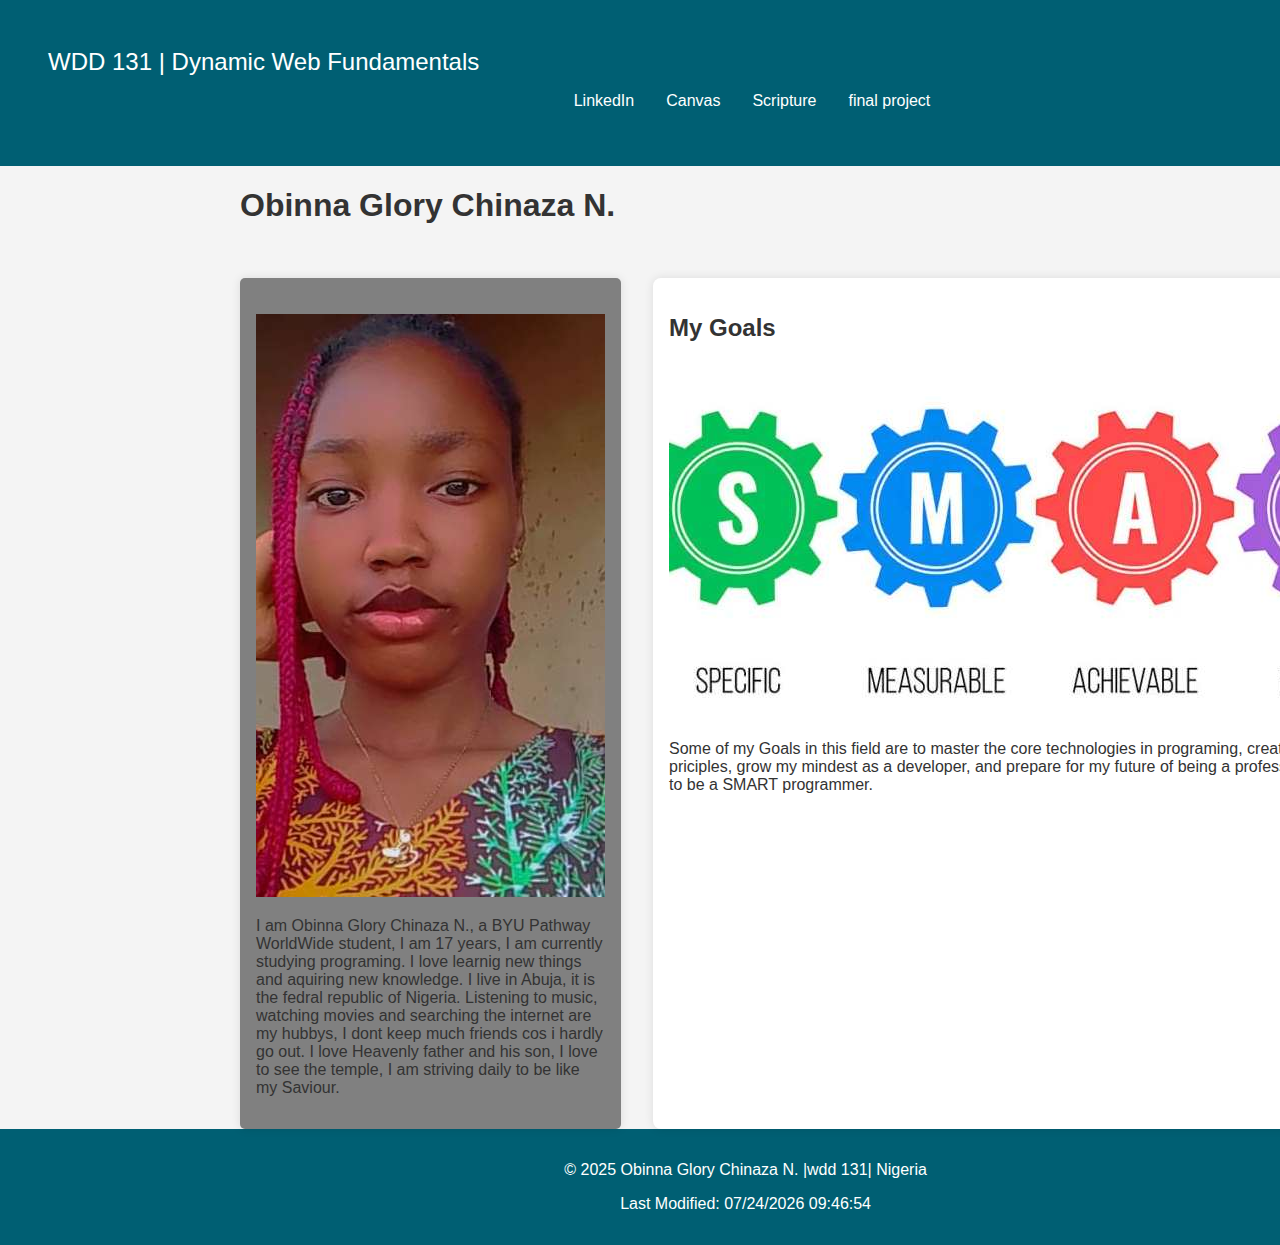
<file: index.html>
<!DOCTYPE html>
<html lang="en">
<head>
  <meta charset="UTF-8">
  <meta name="viewport" content="width=device-width, initial-scale=1.0">
  <title>WDD 131 | Dynamic Web Fundamentals | Obinna Glory Chinaza N.</title>
  <meta name="description" content="WDD 131 Dynamic Web Fundamentals. Your Name. Learn HTML, CSS, JavaScript, and web design principles.">
  <meta name="author" content="Your Name">
  <link rel="stylesheet" href="styles/base.css">
  <script src="scripts/getdates.js" defer></script>
</head>
<body>
  <header>
    <span id="course-title">WDD 131 | Dynamic Web Fundamentals</span>
    <nav>
      <a href="https://www.linkedin.com/">LinkedIn</a>
      <a href="https://byupw.instructure.com/">Canvas</a>
      <a href="https://www.churchofjesuschrist.org/study/scriptures/bofm/1-ne/3?lang=eng&id=p7#p7">Scripture</a>
      <a href="images/temple.html">final project</a>
    </nav>
  </header>

  <main>
    <h1>Obinna Glory Chinaza N.</h1>
    <div class="card-container">
    <section class="card1">
      <h2></h2>
      <img src="images/profile.jpg" alt="Your photo">
      <p>I am Obinna Glory Chinaza N., a BYU Pathway WorldWide student, I am 17 years, I am currently studying programing. I love learnig new things and aquiring new knowledge. I live in Abuja, it is the fedral republic of Nigeria. Listening to music, watching movies and searching the internet are my hubbys, I dont keep much friends cos i hardly go out. I love Heavenly father and his son, I love to see the temple, I am striving daily to be like my Saviour.</p>
    </section>
    <section class="card2">
      <h2>My Goals</h2>
      <img src="images/goals.jpg" alt="Goals image">
      <p>Some of my Goals in this field are to master the core technologies in programing, create a real project of mine, practice good design priciples, grow my mindest as a developer, and prepare for my future of being a professional programmer. But most of all my goals is to be a SMART programmer.</p>
    </section>
    </div>
  </main>

  <footer>
    <p>&copy; <span id="currentyear"></span> Obinna Glory Chinaza N. |wdd 131| Nigeria</p>
    <p id="lastModified"></p>
  </footer>
</body>
</html>
</file>
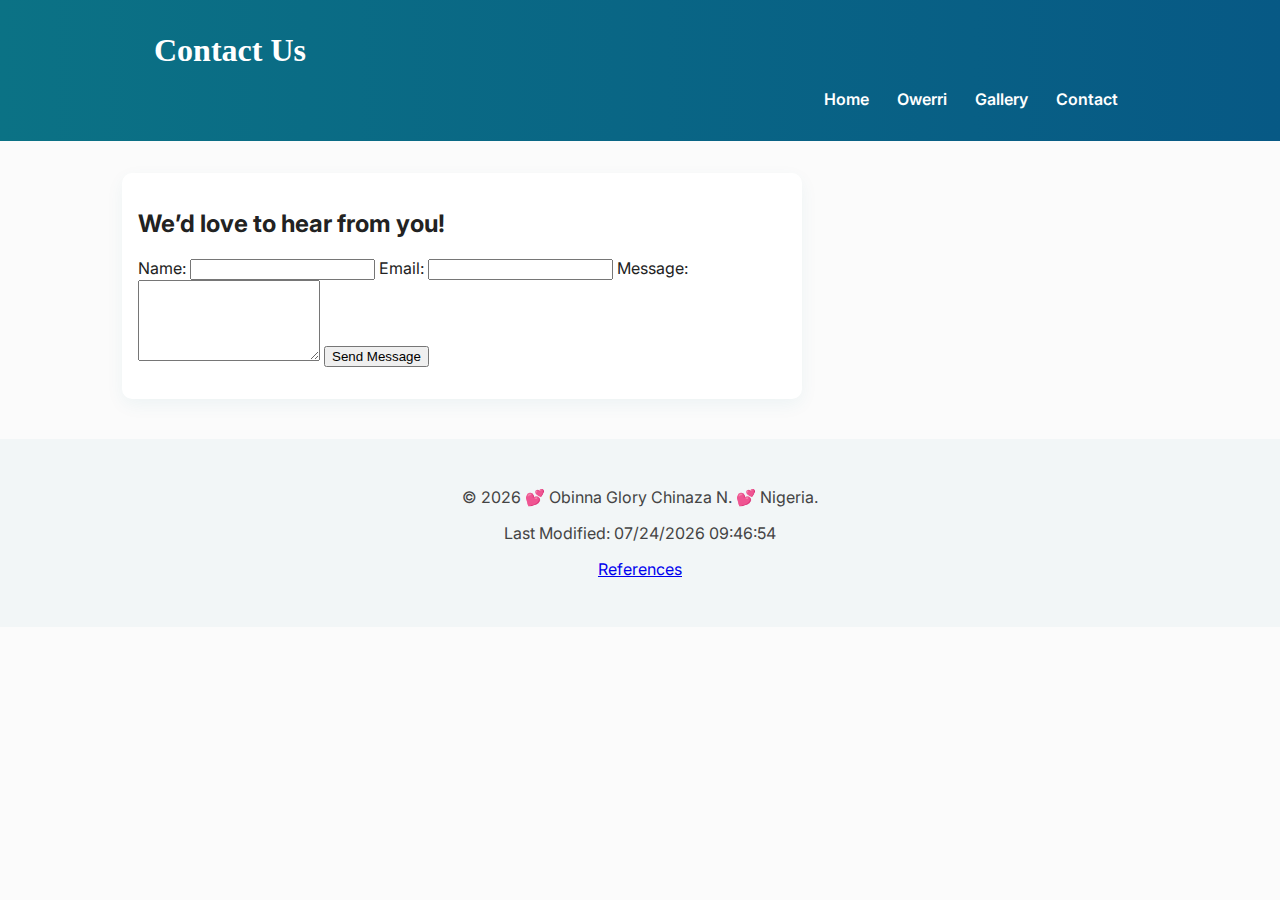
<file: contact.html>
<!DOCTYPE html>
<html lang="en">
<head>
  <meta charset="utf-8">
  <meta name="viewport" content="width=device-width, initial-scale=1.0">
  <title>Contact — Owerri Project</title>
  <meta name="description" content="Contact page for Owerri — Heartland of the East. Created by Obinna Glory Chinaza N.">
  <meta name="author" content="Obinna Glory Chinaza N.">

  <!-- Google Fonts -->
  <link href="https://fonts.googleapis.com/css2?family=Inter:wght@300;400;600&display=swap" rel="stylesheet">

  <!-- Styles -->
  <link rel="stylesheet" href="styles/place.css">

  <!-- JavaScript -->
  <script src="scripts/place.js" defer></script>
</head>
<body>
  <header class="site-header">
    <div class="wrap">
      <h1 class="site-title">Contact Us</h1>
      <nav class="main-nav">
        <a href="index.html">Home</a>
        <a href="place.html">Owerri</a>
        <a href="temple.html">Gallery</a>
        <a href="contact.html">Contact</a>
      </nav>
    </div>
  </header>

  <main class="wrap page-grid">
    <section class="place-info">
      <h2>We’d love to hear from you!</h2>
      <form id="contactForm">
        <label for="name">Name:</label>
        <input type="text" id="name" name="name" required>

        <label for="email">Email:</label>
        <input type="email" id="email" name="email" required>

        <label for="message">Message:</label>
        <textarea id="message" name="message" rows="5" required></textarea>

        <button type="submit">Send Message</button>
      </form>
      <p id="confirmation"></p>
    </section>
  </main>

  <footer class="site-footer">
    <div class="wrap">
      <p>&copy; <span id="year"></span> 💕 Obinna Glory Chinaza N. 💕 Nigeria.</p>
      <p>Last Modified: <span id="lastModified"></span></p>
      <p><a href="references.html">References</a></p>
    </div>
  </footer>
</body>
</html>
</file>
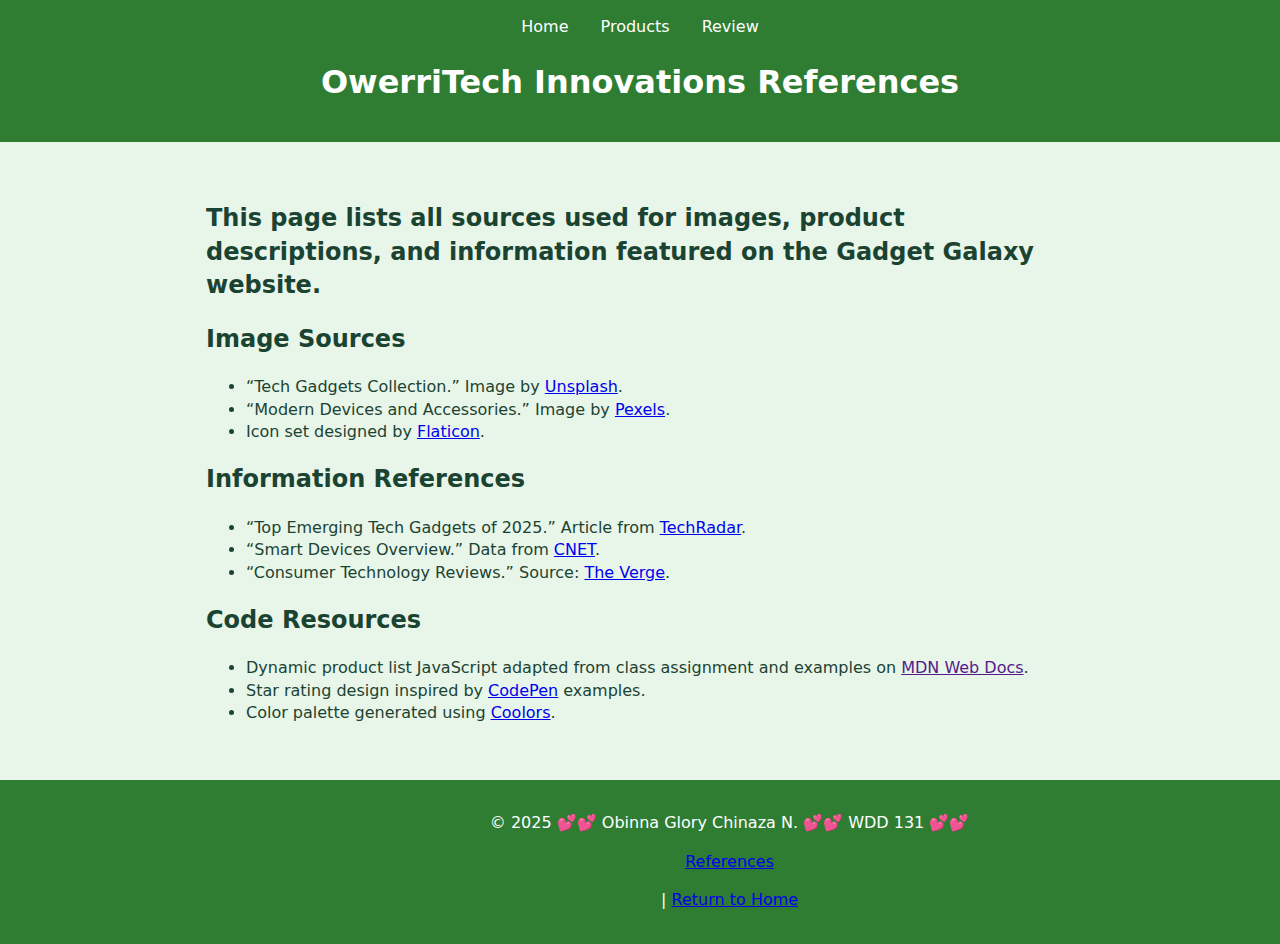
<file: final_project/reference.html>
<!DOCTYPE html>
<html lang="en">
<head>
  <meta charset="UTF-8">
  <meta name="viewport" content="width=device-width, initial-scale=1.0">
  <title> OwerriTech Innovations References</title>
  <meta name="description" content="This page lists all sources used for images, product descriptions, and information featured on the OwerriTech Innovations website.">
  <meta name="author" content="Obinna Glory Chinaza N.">
  <link rel="stylesheet" href="styles/styles.css">
</head>
<body>
  <header>
    <header class="site-header" role="banner">
    <nav aria-label="Primary">
      <ul class="nav">
        <li><a href="index.html">Home</a></li>
        <li><a href="products.html">Products</a></li>
        <li><a href="review.html">Review</a></li>
      </ul>
    </nav>
    <h1> OwerriTech Innovations References</h1>
    <div class="accent" aria-hidden="true"></div>
  </header>
  </header>

  <main>
    <h2>This page lists all sources used for images, product descriptions, and information featured on the Gadget Galaxy website.</h2>

    <section>
      <h2>Image Sources</h2>
      <ul>
        <li>“Tech Gadgets Collection.” Image by <a href="https://www.pexels.com/search/gadgets/" target="_blank" rel="noopener">Unsplash</a>.</li>
        <li>“Modern Devices and Accessories.” Image by <a href="https://pixabay.com/images/search/cell%20phone/" target="_blank" rel="noopener">Pexels</a>.</li>
        <li>Icon set designed by <a href="http://silvinhahba.blogspot.com/2016/10/all-about-laptop.html" target="_blank" rel="noopener">Flaticon</a>.</li>
      </ul>
    </section>

    <section>
      <h2>Information References</h2>
      <ul>
        <li>“Top Emerging Tech Gadgets of 2025.” Article from <a href="OwerriTech Innovations" target="_blank" rel="noopener">TechRadar</a>.</li>
        <li>“Smart Devices Overview.” Data from <a href="https://www.cnet.com/" target="_blank" rel="noopener">CNET</a>.</li>
        <li>“Consumer Technology Reviews.” Source: <a href="https://www.theverge.com/" target="_blank" rel="noopener">The Verge</a>.</li>
      </ul>
    </section>

    <section>
      <h2>Code Resources</h2>
      <ul>
        <li>Dynamic product list JavaScript adapted from class assignment and examples on <a href="" target="_blank" rel="noopener">MDN Web Docs</a>.</li>
        <li>Star rating design inspired by <a href="https://codepen.io/" target="_blank" rel="noopener">CodePen</a> examples.</li>
        <li>Color palette generated using <a href="https://coolors.co/" target="_blank" rel="noopener">Coolors</a>.</li>
      </ul>
    </section>
  </main>

  <footer>
    <p>&copy; 2025 💕💕 Obinna Glory Chinaza N. 💕💕 WDD 131 💕💕</p>
    <p><a href="references.html">References</a></p> | <a href="index.html">Return to Home</a></p>
  </footer>
</body>
</html>
</file>
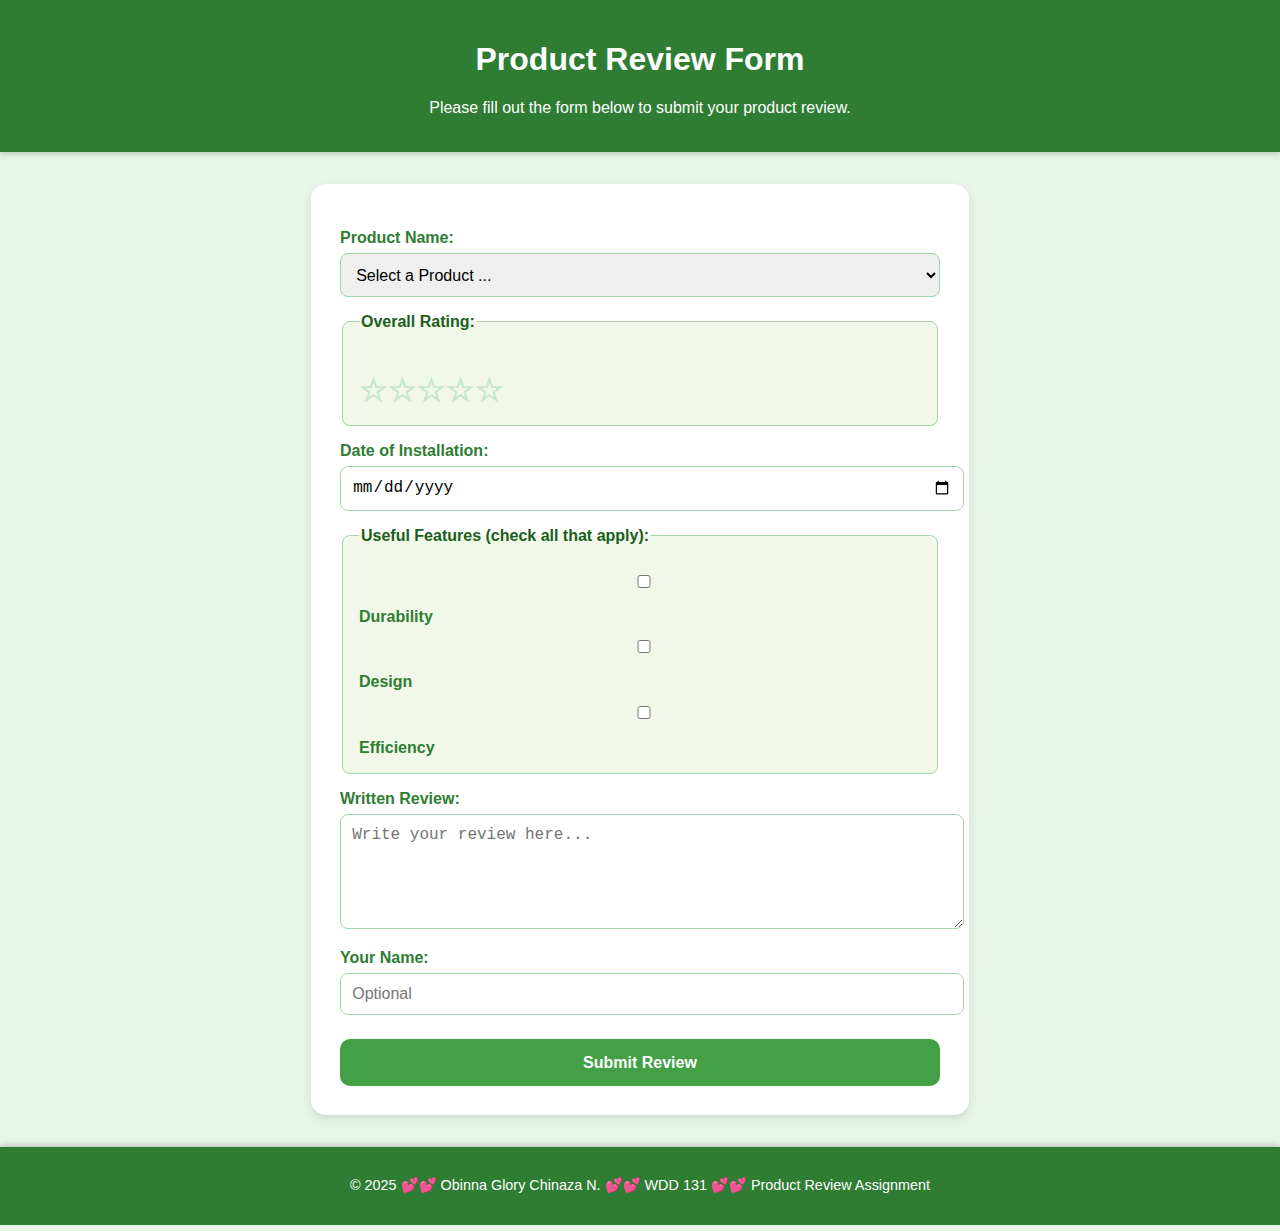
<file: project/form.html>
<!DOCTYPE html>
<html lang="en">
<head>
  <meta charset="UTF-8" />
  <meta name="viewport" content="width=device-width, initial-scale=1.0" />
  <title>Product Review Form</title>
  <meta name="author" content="Obinna Glory Chinaza N." />
  <link rel="stylesheet" href="styles/styles.css" />
  <script defer src="scripts/scripts.js"></script>
</head>
<body>
  <header>
    <h1>Product Review Form</h1>
    <p>Please fill out the form below to submit your product review.</p>
  </header>

  <main>
    <form id="reviewForm" method="get" action="review.html">
      <!-- Product Name -->
      <label for="productName">Product Name:</label>
      <select id="productName" name="productName" required>
        <option value="" selected>Select a Product ...</option>
        <!-- Options will be added dynamically by JavaScript -->
      </select>

      <!-- Rating -->
      <fieldset>
        <legend>Overall Rating:</legend>
        <div class="rating">
          <input type="radio" id="star5" name="rating" value="5" required>
          <label for="star5">☆</label>
          <input type="radio" id="star4" name="rating" value="4">
          <label for="star4">☆</label>
          <input type="radio" id="star3" name="rating" value="3">
          <label for="star3">☆</label>
          <input type="radio" id="star2" name="rating" value="2">
          <label for="star2">☆</label>
          <input type="radio" id="star1" name="rating" value="1">
          <label for="star1">☆</label>
        </div>
      </fieldset>

      <!-- Date of Installation -->
      <label for="installDate">Date of Installation:</label>
      <input type="date" id="installDate" name="installDate" required />

      <!-- Useful Features -->
      <fieldset>
        <legend>Useful Features (check all that apply):</legend>
        <div>
          <input type="checkbox" id="feature1" name="features" value="durability">
          <label for="feature1">Durability</label>
        </div>
        <div>
          <input type="checkbox" id="feature2" name="features" value="design">
          <label for="feature2">Design</label>
        </div>
        <div>
          <input type="checkbox" id="feature3" name="features" value="efficiency">
          <label for="feature3">Efficiency</label>
        </div>
      </fieldset>

      <!-- Written Review -->
      <label for="writtenReview">Written Review:</label>
      <textarea id="writtenReview" name="writtenReview" rows="5" placeholder="Write your review here..."></textarea>

      <!-- User Name -->
      <label for="userName">Your Name:</label>
      <input type="text" id="userName" name="userName" placeholder="Optional" />

      <!-- Submit -->
      <input type="submit" value="Submit Review" />
    </form>
  </main>

  <footer>
    <p>&copy; 2025 💕💕 Obinna Glory Chinaza N. 💕💕 WDD 131 💕💕 Product Review Assignment</p>
  </footer>
</body>
</html>
</file>
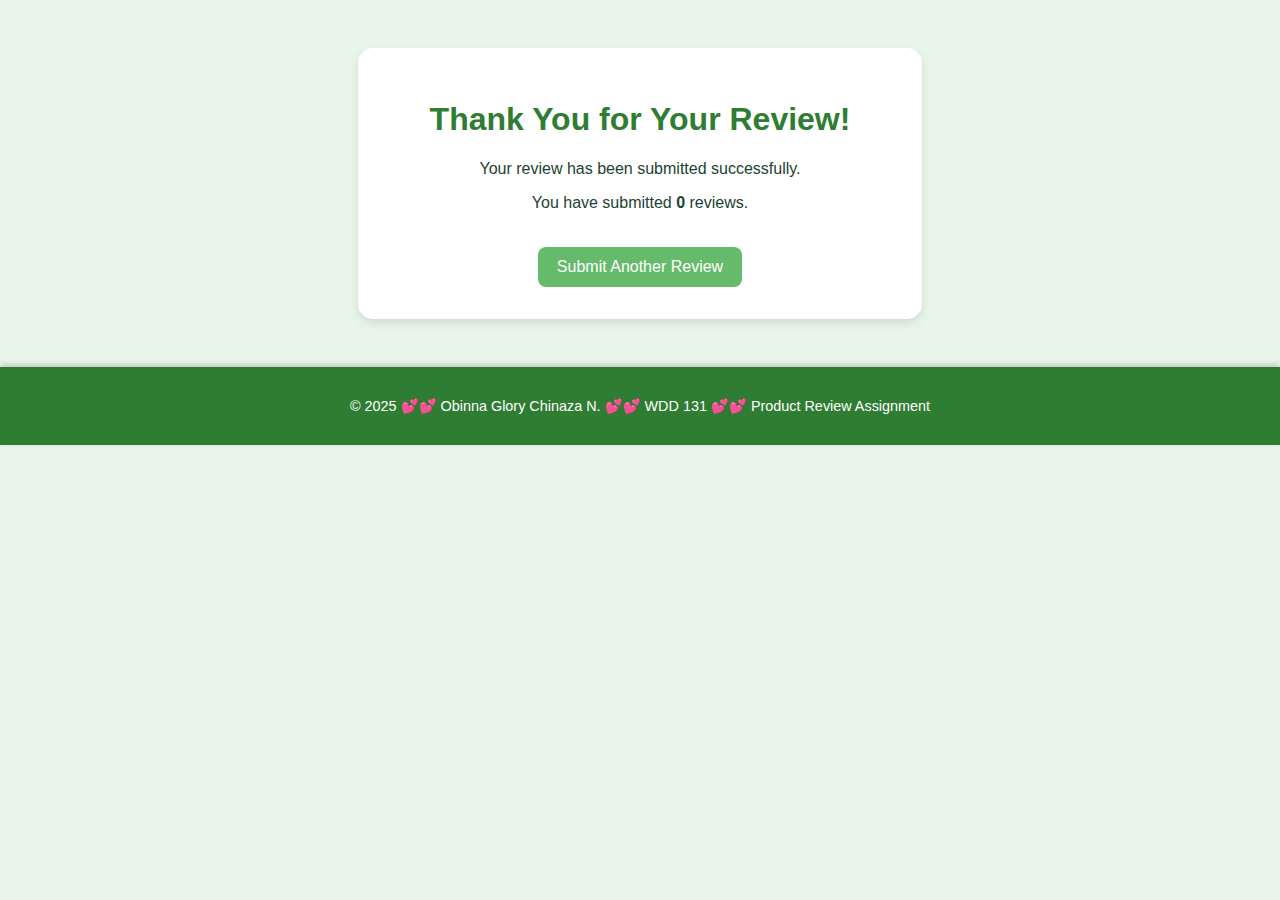
<file: project/review.html>
<!DOCTYPE html>
<html lang="en">
<head>
  <meta charset="UTF-8">
  <meta name="viewport" content="width=device-width, initial-scale=1.0">
  <title>Review Submitted</title>
  <meta name="author" content="Obinna Glory Chinaza N.">
  <link rel="stylesheet" href="styles/styles.css">
  <script defer src="scripts/scripts.js"></script>
</head>
<body>
  <main class="confirmation">
    <h1>Thank You for Your Review!</h1>
    <p>Your review has been submitted successfully.</p>
    <p>You have submitted <strong id="counter">0</strong> reviews.</p>
    <a href="form.html">Submit Another Review</a>
  </main>
  <footer>
    <p>&copy; 2025 💕💕 Obinna Glory Chinaza N. 💕💕 WDD 131 💕💕 Product Review Assignment</p>
  </footer>
</body>
</html>
</file>
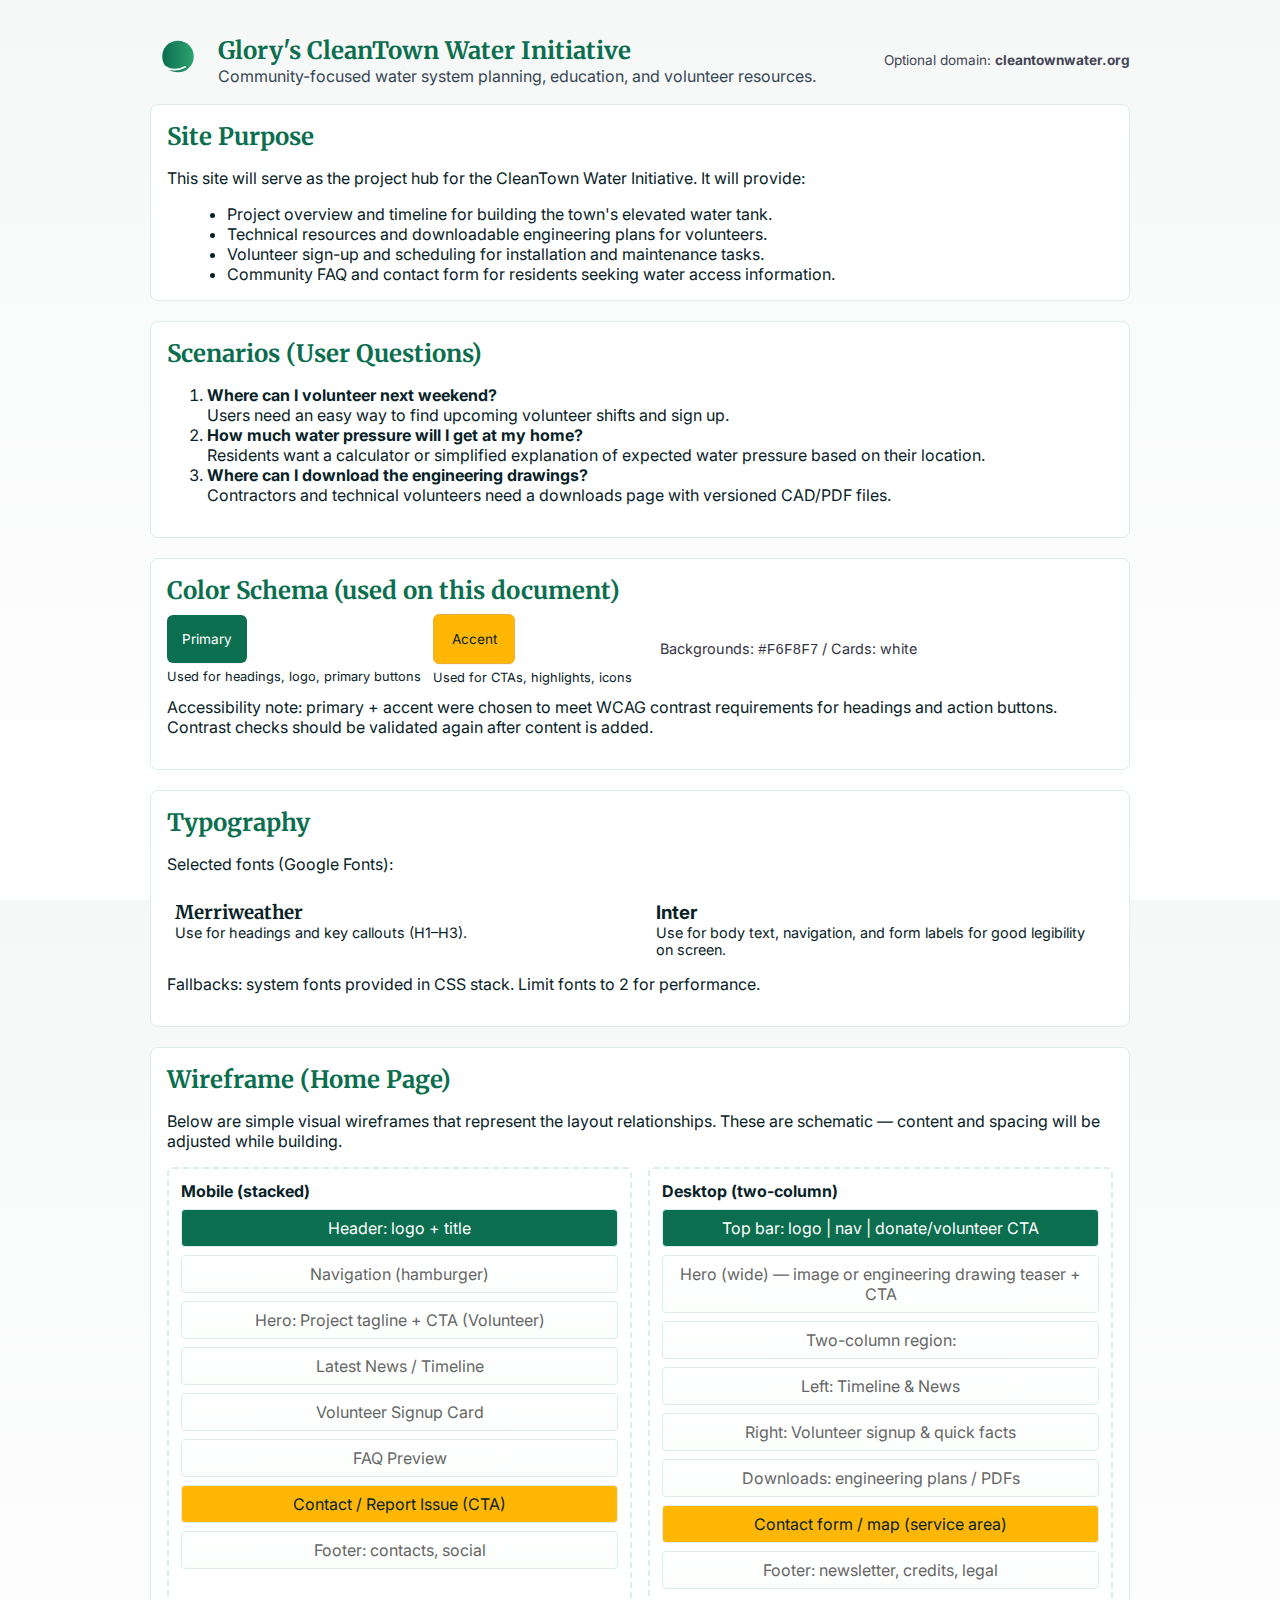
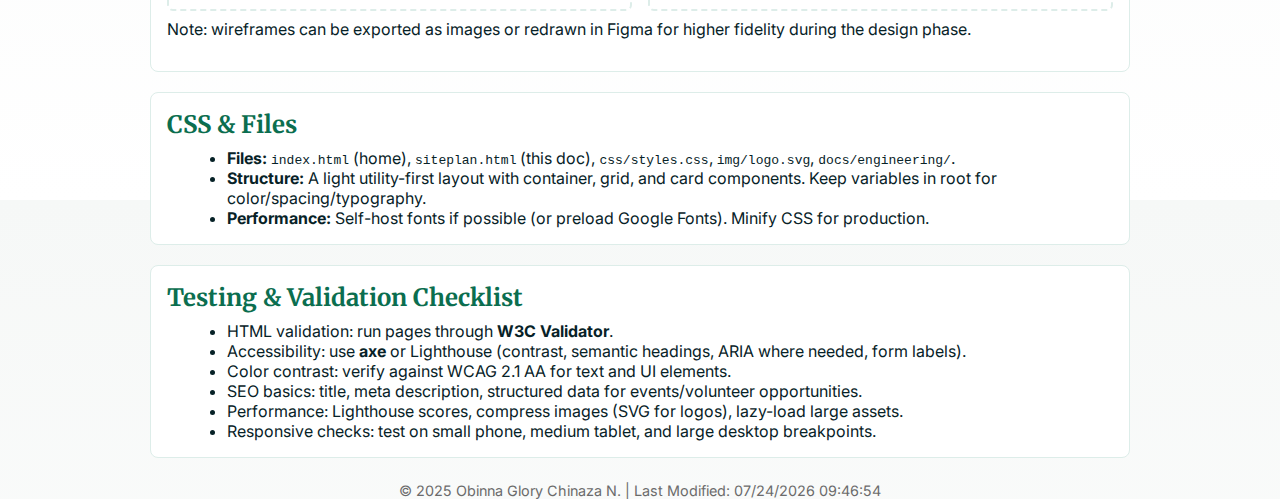
<file: project/siteplan.html>
<!doctype html>
<html lang="en">
<head>
  <meta charset="utf-8" />
  <meta name="viewport" content="width=device-width,initial-scale=1" />
  <title>Site Plan — CleanTown Water Initiative</title>
  <link href="https://fonts.googleapis.com/css2?family=Inter:wght@300;400;600;700&family=Merriweather:wght@400;700&display=swap" rel="stylesheet">
  <style>
    :root{
      --primary-color: #0B6E4F; /* deep green - brand and headings */
      --accent-color: #FFB703;  /* warm yellow - call-to-action, accents */
      --muted: #F6F8F7;         /* light background */
      --text: #072227;          /* dark text */
      --card-border: #DDEDE9;
      --max-width: 980px;
      --gap: 1rem;
    }
    html,body{height:100%;}
    body{
      font-family: 'Inter', system-ui, -apple-system, 'Segoe UI', Roboto, 'Helvetica Neue', Arial;
      color:var(--text);
      background:linear-gradient(180deg,var(--muted),#fff);
      margin:0; padding:2rem; display:flex; justify-content:center;
    }
    .container{max-width:var(--max-width); width:100%;}

    header.site-hero{display:flex;gap:1rem;align-items:center;margin-bottom:1rem}
    .logo{display:flex;align-items:center;gap:.75rem}
    .logo svg{width:56px;height:56px}
    h1{font-family:'Merriweather', 'Times New Roman', serif; color:var(--primary-color); margin:0; font-size:1.5rem}
    p.lead{margin:0; color:#234; opacity:.9}

    .meta{display:flex;gap:var(--gap);margin:1rem 0 1.5rem;flex-wrap:wrap}
    .card{background:white;border:1px solid var(--card-border);padding:1rem;border-radius:8px}

    section{margin-bottom:1.25rem}
    h2{margin:0 0 .5rem 0;font-family:'Merriweather',serif;color:var(--primary-color)}
    ul{margin:0 0 0 1.25rem}

    /* Color swatches */
    .swatches{display:flex;gap:.75rem;align-items:center}
    .swatch{width:80px;height:48px;border-radius:6px;box-shadow:0 1px 0 rgba(0,0,0,.04);display:flex;align-items:center;justify-content:center;font-size:.85rem;color:#fff}
    .swatch-label{font-size:.8rem;margin-top:.35rem;text-align:center}

    /* Typography preview */
    .type-sample{display:grid;grid-template-columns:1fr 1fr;gap:1rem}
    .type-card{padding:.5rem}

    /* Wireframe visuals */
    .wireframes{display:flex;gap:1rem;flex-wrap:wrap}
    .wireframe{flex:1;min-width:240px;border:2px dashed var(--card-border);padding:12px;border-radius:6px;background:#fff}
    .wf-block{border:1px solid var(--card-border);background:linear-gradient(180deg,#fff,#fbfffc);padding:.5rem;margin:.5rem 0;border-radius:4px;text-align:center;color:#666}
    .wf-header{background:var(--primary-color);color:white}
    .wf-cta{background:var(--accent-color);color:#072227}

    /* footer */
    footer{margin-top:2rem;font-size:.85rem;color:#3b4}

    /* small screens */
    @media (max-width:640px){
      .type-sample{grid-template-columns:1fr}
    }
  </style>
</head>
<body>
  <div class="container">
    <header class="site-hero">
      <div class="logo">
        <!-- simple inline SVG logo (placeholder) -->
        <svg viewBox="0 0 64 64" xmlns="http://www.w3.org/2000/svg" aria-hidden="true" focusable="false">
          <defs>
            <linearGradient id="g" x1="0" x2="1">
              <stop offset="0" stop-color="#0B6E4F" />
              <stop offset="1" stop-color="#2FA271" />
            </linearGradient>
          </defs>
          <circle cx="32" cy="28" r="18" fill="url(#g)" />
          <path d="M18 40c4 3 12 5 22 0" fill="none" stroke="#FFF" stroke-width="2" stroke-linecap="round"/>
        </svg>
        <div>
          <h1>Glory's CleanTown Water Initiative</h1>
          <p class="lead">Community-focused water system planning, education, and volunteer resources.</p>
        </div>
      </div>
      <div style="margin-left:auto;text-align:right;font-size:.85rem;color:#445">Optional domain: <strong>cleantownwater.org</strong></div>
    </header>

    <!-- SITE PURPOSE -->
    <section class="card">
      <h2>Site Purpose</h2>
      <p>This site will serve as the project hub for the CleanTown Water Initiative. It will provide:</p>
      <ul>
        <li>Project overview and timeline for building the town's elevated water tank.</li>
        <li>Technical resources and downloadable engineering plans for volunteers.</li>
        <li>Volunteer sign-up and scheduling for installation and maintenance tasks.</li>
        <li>Community FAQ and contact form for residents seeking water access information.</li>
      </ul>
    </section>

    <!-- SCENARIOS -->
    <section class="card">
      <h2>Scenarios (User Questions)</h2>
      <ol>
        <li><strong>Where can I volunteer next weekend?</strong><br/>Users need an easy way to find upcoming volunteer shifts and sign up.</li>
        <li><strong>How much water pressure will I get at my home?</strong><br/>Residents want a calculator or simplified explanation of expected water pressure based on their location.</li>
        <li><strong>Where can I download the engineering drawings?</strong><br/>Contractors and technical volunteers need a downloads page with versioned CAD/PDF files.</li>
      </ol>
    </section>

    <!-- COLOR SCHEMA -->
    <section class="card">
      <h2>Color Schema (used on this document)</h2>
      <div class="swatches">
        <div>
          <div class="swatch" style="background:var(--primary-color);">Primary</div>
          <div class="swatch-label">Used for headings, logo, primary buttons</div>
        </div>
        <div>
          <div class="swatch" style="background:var(--accent-color);border:1px solid #EAAE39;color:#072227">Accent</div>
          <div class="swatch-label">Used for CTAs, highlights, icons</div>
        </div>
        <div style="margin-left:1rem;align-self:center;font-size:.9rem;color:#334">Backgrounds: <code>#F6F8F7</code> / Cards: white</div>
      </div>
      <p style="margin-top:.75rem;">Accessibility note: primary + accent were chosen to meet WCAG contrast requirements for headings and action buttons. Contrast checks should be validated again after content is added.</p>
    </section>

    <!-- TYPOGRAPHY -->
    <section class="card">
      <h2>Typography</h2>
      <p>Selected fonts (Google Fonts):</p>
      <div class="type-sample">
        <div class="type-card">
          <h3 style="margin:.2rem 0 0 0;font-family:'Merriweather',serif;">Merriweather</h3>
          <p style="margin:0;font-size:.9rem;">Use for headings and key callouts (H1–H3).</p>
        </div>
        <div class="type-card">
          <h3 style="margin:.2rem 0 0 0;font-family:Inter,system-ui,sans-serif;">Inter</h3>
          <p style="margin:0;font-size:.9rem;">Use for body text, navigation, and form labels for good legibility on screen.</p>
        </div>
      </div>
      <p style="margin-top:.5rem;">Fallbacks: system fonts provided in CSS stack. Limit fonts to 2 for performance.</p>
    </section>

    <!-- WIREFRAMES -->
    <section class="card">
      <h2>Wireframe (Home Page)</h2>
      <p>Below are simple visual wireframes that represent the layout relationships. These are schematic — content and spacing will be adjusted while building.</p>
      <div class="wireframes">
        <!-- Mobile wireframe -->
        <div class="wireframe" aria-label="Mobile wireframe">
          <strong>Mobile (stacked)</strong>
          <div class="wf-block wf-header">Header: logo + title</div>
          <div class="wf-block">Navigation (hamburger)</div>
          <div class="wf-block">Hero: Project tagline + CTA (Volunteer)</div>
          <div class="wf-block">Latest News / Timeline</div>
          <div class="wf-block">Volunteer Signup Card</div>
          <div class="wf-block">FAQ Preview</div>
          <div class="wf-block wf-cta">Contact / Report Issue (CTA)</div>
          <div class="wf-block">Footer: contacts, social</div>
        </div>

        <!-- Desktop wireframe -->
        <div class="wireframe" aria-label="Desktop wireframe">
          <strong>Desktop (two-column)</strong>
          <div class="wf-block wf-header">Top bar: logo | nav | donate/volunteer CTA</div>
          <div class="wf-block">Hero (wide) — image or engineering drawing teaser + CTA</div>
          <div class="wf-block">Two-column region:</div>
          <div class="wf-block">Left: Timeline & News</div>
          <div class="wf-block">Right: Volunteer signup & quick facts</div>
          <div class="wf-block">Downloads: engineering plans / PDFs</div>
          <div class="wf-block wf-cta">Contact form / map (service area)</div>
          <div class="wf-block">Footer: newsletter, credits, legal</div>
        </div>
      </div>
      <p style="margin-top:.5rem;">Note: wireframes can be exported as images or redrawn in Figma for higher fidelity during the design phase.</p>
    </section>

    <!-- CSS NOTES -->
    <section class="card">
      <h2>CSS & Files</h2>
      <ul>
        <li><strong>Files:</strong> <code>index.html</code> (home), <code>siteplan.html</code> (this doc), <code>css/styles.css</code>, <code>img/logo.svg</code>, <code>docs/engineering/</code>.</li>
        <li><strong>Structure:</strong> A light utility-first layout with container, grid, and card components. Keep variables in root for color/spacing/typography.</li>
        <li><strong>Performance:</strong> Self-host fonts if possible (or preload Google Fonts). Minify CSS for production.</li>
      </ul>
    </section>

    <!-- TESTING -->
    <section class="card">
      <h2>Testing & Validation Checklist</h2>
      <ul>
        <li>HTML validation: run pages through <strong>W3C Validator</strong>.</li>
        <li>Accessibility: use <strong>axe</strong> or Lighthouse (contrast, semantic headings, ARIA where needed, form labels).</li>
        <li>Color contrast: verify against WCAG 2.1 AA for text and UI elements.</li>
        <li>SEO basics: title, meta description, structured data for events/volunteer opportunities.</li>
        <li>Performance: Lighthouse scores, compress images (SVG for logos), lazy-load large assets.</li>
        <li>Responsive checks: test on small phone, medium tablet, and large desktop breakpoints.</li>
      </ul>
    </section>

    <footer style="margin-top:1.5rem;text-align:center;color:#6b6b6b;font-size:.9rem">
      <p>&copy; 2025 Obinna Glory Chinaza N. | Last Modified: <span id="lastModified"></span></p>
      <script>
        document.getElementById('lastModified').textContent = document.lastModified;
      </script>
    </footer>
  </div>
</body>
</html>
</file>
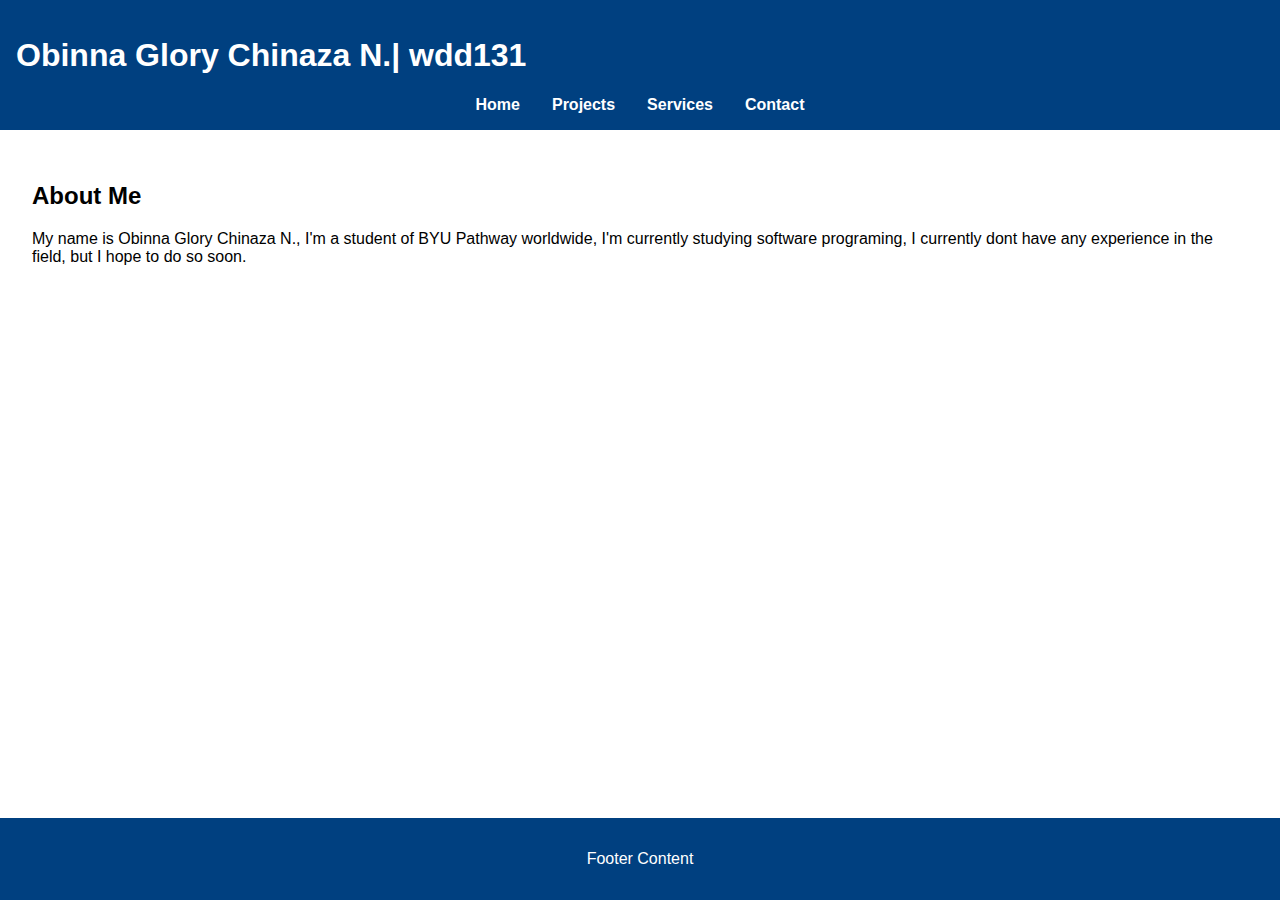
<file: week01/basic-layout.html>
<!DOCTYPE html>
<html lang="en">
<head>
  <meta charset="UTF-8" />
  <meta name="viewport" content="width=device-width, initial-scale=1.0" />
  <title>Glory Obinna | WDD 131</title>
  <link rel="stylesheet" href="styles/layout.css" />
</head>
<body>
  <header>
    <h1>Obinna Glory Chinaza N.| wdd131</h1>
    <nav>
      <ul>
        <li><a href="#">Home</a></li>
        <li><a href="#">Projects</a></li>
        <li><a href="#">Services</a></li>
        <li><a href="#">Contact</a></li>
      </ul>
    </nav>
  </header>

  <main>
    <h2>About Me</h2>
    <p>My name is Obinna Glory Chinaza N., I'm a student of BYU Pathway worldwide, I'm currently studying software programing, I currently dont have any experience in the field, but I hope to do so soon.</p>
  </main>

  <footer>
    <p>Footer Content</p>
  </footer>
</body>
</html>
</file>
<file: styles/base.css>
body {
  font-family: 'Roboto', sans-serif;
  margin: 0;
  padding: 0;
  background-color: #f4f4f4;
  color: #333;
}

header {
  width: 110%;
  box-sizing: 200px;
  background-color: #005f73; /* or your preferred color */
  color: white;
  padding: 3rem;
}


#course-title {
  display: block;
  font-size: 1.5rem;
  margin-bottom: 0.5rem;
}

nav {
  display: flex;
  justify-content: center;
  gap: 1rem;
}

nav a {
  color: white;
  text-decoration: none;
  padding: 0.5rem;
}

nav a:hover {
  background-color: green;
  border-radius: 20px;
}

main {
  max-width: 800px;
  margin: 0 auto;
  display: grid;
  gap: 2rem;
}

.card1 {
  flex-direction:left ;
  background-color: gray;
  padding: 1rem;
  border-radius: 5px;
  box-shadow: 0 0 10px rgba(0,0,0,0.1);
}

footer {
  width: 114%;
  text-align: center;
  padding: 1rem;
  background-color: #005f73;
  color: white;
}
.card-container {
  text-align: left;
  width:2px;
  padding-right: 2rem;
  margin-right: 2rem;
  display: grid;
  grid-template-columns: 1fr 0.1fr;
  gap: 2rem;
  min-width: 200px;
}

.card2 {
  size-adjust: 2000px;
  background-color: white;
  padding: 1rem;
  border-radius: 8px;
  box-shadow: 0 0 10px rgba(2,2,2,0.1);
}
</file>
<file: styles/place.css>
/* Global variables */
:root{
  --accent: #0b7285;
  --muted: #6c757d;
  --bg: #fbfbfb;
  --card-bg: #ffffff;
  --max-width: 1100px;
  --gap: 1rem;
  --radius: 10px;
  --wrap-padding: 1rem;
}

/* Basic reset & layout */
* {box-sizing: border-box;}
html,body {height:100%;}
body {
  font-family: "Inter", system-ui, -apple-system, "Segoe UI", Roboto, "Helvetica Neue", Arial;
  margin:0;
  background:var(--bg);
  color:#222;
  -webkit-font-smoothing:antialiased;
}

.wrap {
  width: calc(100% - 2 * var(--wrap-padding));
  max-width: var(--max-width);
  margin: 0 auto;
  padding: var(--wrap-padding);
}

/* Header */
.site-header {
  background: linear-gradient(90deg,var(--accent), #075985);
  color:#fff;
}
.site-title {
  margin: 0;
  padding: 1rem 0;
  font-family: "Playfair Display", serif;
  font-weight:600;
  text-align: center;
}
.main-nav {
  display: flex;
  justify-content: center;
  gap: 0.75rem;
  padding-bottom: 0.75rem;
}
.main-nav a {
  color: #fff;
  text-decoration: none;
  font-weight:600;
  padding: 0.25rem 0.5rem;
}
.main-nav a:hover {opacity:0.9; text-decoration: underline;}

/* HERO */
.hero {
  position: relative;
  overflow: hidden;
  border-bottom: 6px solid rgba(0,0,0,0.04);
}
.hero img { display:auto; width:100%; height:auto; object-fit:cover; }

/* hero caption overlay */
.hero-caption {
  position: relative;
  padding: 1rem;
  text-align:center;
  background: linear-gradient(180deg, rgba(255,255,255,0.0), rgba(0,0,0,0.05));
}
.hero-caption h2 { margin: 0.25rem 0; font-size: 1.25rem; color: #073642; }
.lede { margin: 3.5rem 0 0; color: black; }

/* page grid: single column on mobile */
.page-grid {
  display: grid;
  grid-template-columns: 1fr;
  gap: var(--gap);
  margin-top: 1rem;
}

/* content card */
.place-info {
  background: var(--card-bg);
  border-radius: var(--radius);
  padding: 1rem;
  box-shadow: 0 6px 18px rgba(11, 114, 133, 0.06);
}
.place-info h3 { margin-top: 0; color: var(--accent); }
.gallery {
  display:flex;
  gap:0.5rem;
  margin-top:0.5rem;
}
.gallery img {
  width: 32%;
  border-radius: 6px;
  display:block;
}

/* aside weather card */
.weather-card {
  background: #fff;
  border-radius: var(--radius);
  padding: 1rem;
  text-align: center;
  box-shadow: 0 6px 18px rgba(0,0,0,0.04);
  display: flex;
  flex-direction: column;
  align-items: center;
  gap: 0.75rem;
}
.weather-mobile-icon { display:block; }
.weather-mobile-icon svg { width:64px; height:64px; }
.weather-data .temp { font-size:2rem; margin:0; color:var(--accent); }
.weather-data p { margin:0.25rem 0; color:var(--muted); }

/* footer */
.site-footer {
  margin-top: 1.5rem;
  background: #f2f6f7;
  padding: 1rem 0;
  color: #444;
  text-align:center;
}

/* PSEUDO ELEMENT (for wider view) - used to show emoticon after the "Weather" heading.
   The heading in the aside has id="weatherHeading" so we can target it. */
#weatherHeading::after {
  content: '';
  margin-left: 0.5rem;
  display: inline-block;
}

/* Responsive: wider screens (desktop/tablet) */
@media (min-width: 700px) {
  /* layout: 2-column grid: main content (2fr) + aside (1fr) */
  .page-grid {
    grid-template-columns: 2fr 1fr;
    align-items: start;
  }

  /* hero overlay caption alignment for wider screens */
  .hero-caption {
    text-align: left;
    padding: 2rem;
    position: absolute;
    bottom: 1rem;
    left: 1rem;
    background: rgba(255,255,255,0.0);
  }

  .wrap { padding-left: 2rem; padding-right: 2rem; }

  /* Hide mobile inline SVG icon on wider screens (we will show emoticon via pseudo-element) */
  .weather-mobile-icon { display: none; }

  /* Add the emoticon via pseudo-element after Weather heading */
  #weatherHeading::after {
    content: " ⛅"; /* emoticon required for the wide view by assignment */
    font-size: 1.25rem;
  }

  /* gallery show larger thumbnails */
  .gallery img { width: 32%; }

  /* Improve nav alignment on wide screens */
  .main-nav { justify-content: flex-end; padding-right: 2rem; }
  .site-title { text-align: left; padding-left: 2rem; }
}
</file>
<file: final_project/styles/styles.css>
:root, footer{
  --green-700:#2e7d32;
  --green-500:#43a047;
  --green-100:#e8f5e9;
  --accent:#a5d6a7;
  --text:#1b4332;
  --card:#fff;
}

*{box-sizing:border-box}
body{
  font-family: system-ui, -apple-system, "Segoe UI", Roboto, "Helvetica Neue", Arial;
  color:var(--text);
  background:var(--green-100);
  margin:0;line-height:1.4;
}

.site-header{background:var(--green-700);color:#fff;padding:1rem;text-align:center}
.nav{list-style:none;padding:0;margin:0;display:flex;gap:1rem;justify-content:center}
.nav a{color:#fff;text-decoration:none;padding:0.25rem 0.5rem;border-radius:6px}
.nav a:focus,.nav a:hover{background:rgba(255,255,255,0.08);outline:2px solid rgba(255,255,255,0.12)}

main{max-width:900px;margin:1.5rem auto;padding:1rem}
.card{background:var(--card);padding:1.2rem;border-radius:12px;box-shadow:0 6px 18px rgba(0,0,0,0.06);margin-bottom:1rem}
label,legend{font-weight:600;color:var(--green-700)}
input,select,textarea{width:100%;padding:0.6rem;border:1px solid var(--accent);border-radius:8px;margin-top:0.4rem}
input:focus,select:focus,textarea:focus{outline:3px solid rgba(66,165,64,0.15)}
.rating{display:flex;gap:0.4rem;flex-wrap:wrap}
input[type="submit"]{background:var(--green-500);color:#fff;border:none;padding:0.8rem 1rem;border-radius:10px;font-weight:700;cursor:pointer}
input[type="submit"]:hover{background:var(--green-700);transform:translateY(-1px)}

.visually-hidden{position:absolute;left:-9999px;width:1px;height:1px;overflow:hidden}


@media (min-width:700px){
  .rating label{font-size:1.1rem}
}

footer {
  width: 114%;
  text-align: center;
  padding: 1rem;
  background-color: var(--green-700);
  color: white;
}
</file>
<file: project/styles/styles.css>
/* === Global Styles === */
body {
  font-family: 'Segoe UI', Tahoma, Geneva, Verdana, sans-serif;
  background-color: #e8f5e9; /* light green background */
  margin: 0;
  padding: 0;
  color: #1b4332; /* deep green text */
}

header {
  background-color: #2e7d32; /* rich forest green */
  color: white;
  text-align: center;
  padding: 1.2rem 0;
  box-shadow: 0 2px 6px rgba(0, 0, 0, 0.2);
}

/* === Main Container === */
main {
  max-width: 600px;
  margin: 2rem auto;
  background: #ffffff;
  padding: 1.8rem;
  border-radius: 15px;
  box-shadow: 0 4px 10px rgba(0, 0, 0, 0.1);
}

/* === Form Labels and Inputs === */
label, legend {
  display: block;
  margin-top: 1rem;
  font-weight: bold;
  color: #2e7d32;
}

input, select, textarea {
  width: 100%;
  padding: 0.7rem;
  margin-top: 0.4rem;
  border: 1px solid #a5d6a7;
  border-radius: 8px;
  font-size: 1rem;
  transition: border-color 0.3s ease, box-shadow 0.3s ease;
}

/* Focus Effect */
input:focus, select:focus, textarea:focus {
  outline: none;
  border-color: #388e3c;
  box-shadow: 0 0 6px rgba(56, 142, 60, 0.4);
}

/* === Rating Stars === */
.rating {
  display: flex;
  flex-direction: row-reverse;
  justify-content: flex-end;
}

.rating input {
  display: none;
}

.rating label {
  font-size: 2rem;
  color: #c8e6c9; /* light green for unselected stars */
  cursor: pointer;
  transition: color 0.3s ease;
}

.rating input:checked ~ label,
.rating label:hover,
.rating label:hover ~ label {
  color: #2e7d32; /* dark green for selected or hovered stars */
}

/* === Checkboxes and Fieldsets === */
fieldset {
  border: 1px solid #a5d6a7;
  border-radius: 8px;
  padding: 1rem;
  margin-top: 1rem;
  background-color: #f1f8e9; /* very light green */
}

fieldset legend {
  font-weight: bold;
  color: #1b5e20;
}

fieldset div {
  margin-top: 0.5rem;
}

/* === Submit Button === */
input[type="submit"] {
  background-color: #43a047;
  color: white;
  border: none;
  margin-top: 1.5rem;
  cursor: pointer;
  padding: 0.9rem;
  font-size: 1rem;
  font-weight: bold;
  border-radius: 10px;
  transition: background-color 0.3s ease, transform 0.2s ease;
}

input[type="submit"]:hover {
  background-color: #2e7d32;
  transform: scale(1.03);
}

/* === Confirmation Page Styles === */
.confirmation {
  text-align: center;
  background-color: #ffffff;
  padding: 2rem;
  border-radius: 15px;
  box-shadow: 0 4px 10px rgba(0, 0, 0, 0.1);
  max-width: 500px;
  margin: 3rem auto;
}

.confirmation h1 {
  color: #2e7d32;
}

.confirmation a {
  display: inline-block;
  margin-top: 1.2rem;
  background-color: #66bb6a;
  color: white;
  padding: 0.7rem 1.2rem;
  text-decoration: none;
  border-radius: 8px;
  transition: background-color 0.3s ease;
}

.confirmation a:hover {
  background-color: #2e7d32;
}

/* === Footer === */
footer {
  text-align: center;
  margin-top: 2rem;
  padding: 1rem 0;
  background-color: #2e7d32;
  color: white;
  font-size: 0.9rem;
  box-shadow: 0 -2px 6px rgba(0, 0, 0, 0.2);
}

/* === Mobile Responsive === */
@media (max-width: 600px) {
  main {
    margin: 1rem;
    padding: 1.2rem;
  }

  .rating label {
    font-size: 1.8rem;
  }
}
</file>
<file: week01/styles/layout.css>
/* Base styles */
body {
  display: grid;
  grid-template-areas:
    "header"
    "main"
    "footer";
  grid-template-rows: auto 1fr auto;
  min-height: 100vh;
  margin: 0;
  font-family: 'Segoe UI', sans-serif;
  background-color: #f5f5f5;
}

/* Semantic areas */
header {
  grid-area: header;
  background-color: #004080;
  color: white;
  padding: 1rem;
}

nav ul {
  display: flex;
  justify-content: center;
  gap: 2rem;
  list-style: none;
  padding: 0;
  margin: 1rem 0 0;
}

nav a {
  color: white;
  text-decoration: none;
  font-weight: bold;
}

main {
  grid-area: main;
  padding: 2rem;
  background-color: white;
}

footer {
  grid-area: footer;
  background-color: #004080;
  color: white;
  text-align: center;
  padding: 1rem;
}
</file>
